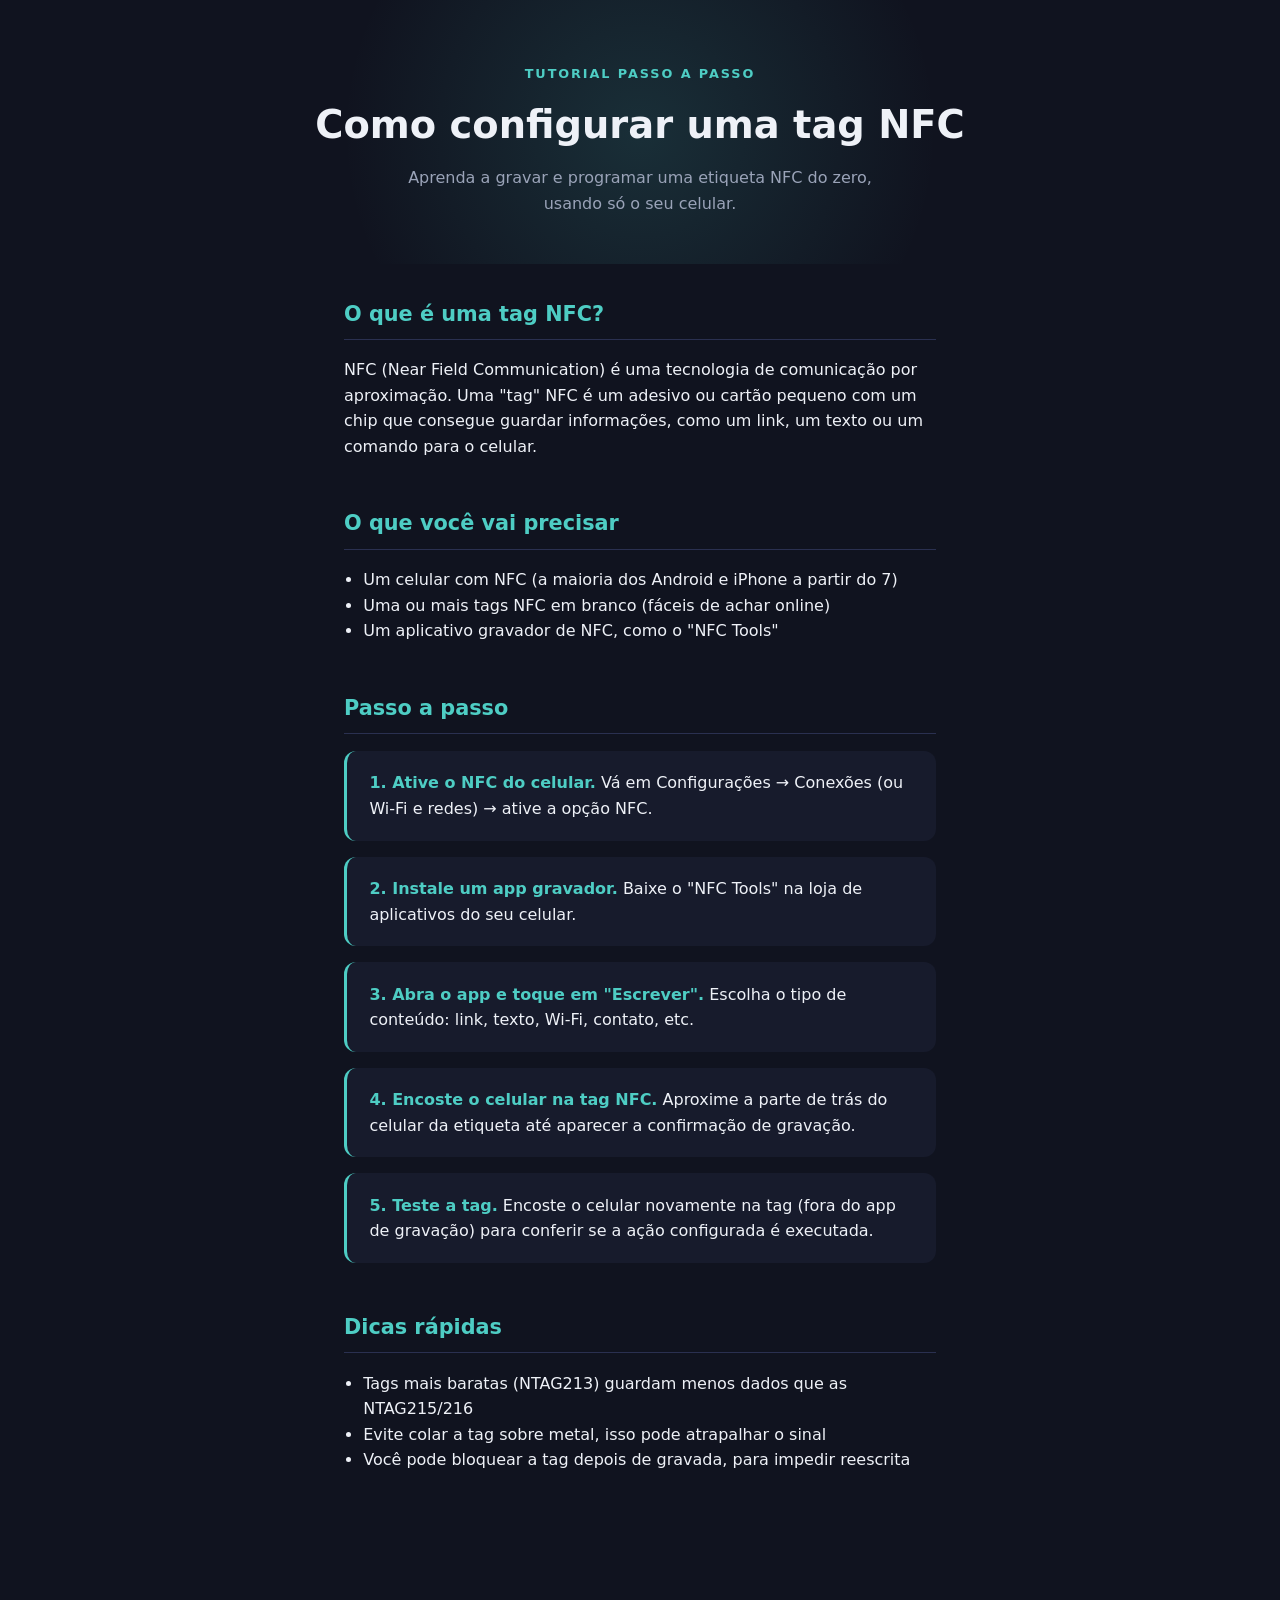
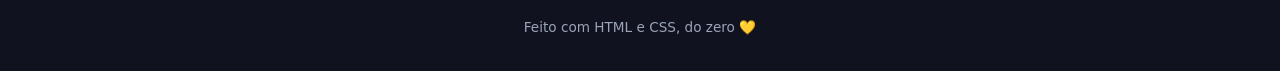
<file: Coding/index.html>
<!DOCTYPE html>
<!-- 
  Essa primeira linha diz ao navegador: "isso é um documento HTML5".
  Todo arquivo .html deveria começar assim.
-->
<html lang="pt-BR">
<!-- 
  A tag <html> é a "caixa" que contém TUDO da página.
  lang="pt-BR" avisa o navegador (e leitores de tela) que o conteúdo está em português do Brasil.
-->

<head>
  <!-- 
    O <head> guarda informações SOBRE a página (metadados),
    coisas que o usuário não vê diretamente na tela, mas que são importantes:
    título da aba, codificação de caracteres, estilo (CSS), etc.
  -->
  <meta charset="UTF-8">
  <!-- charset UTF-8 garante que acentos e "ç" apareçam certinho -->

  <meta name="viewport" content="width=device-width, initial-scale=1.0">
  <!-- essa linha faz o site se ajustar bem em celulares -->

  <title>Como configurar uma tag NFC</title>
  <!-- título que aparece na aba do navegador -->

  <style>
    /* 
      Tudo dentro de <style> é CSS: a linguagem que cuida da APARÊNCIA.
      HTML = estrutura/conteúdo. CSS = visual.
    */

    :root {
      /* :root guarda "variáveis" de cor que usamos várias vezes */
      --bg: #10131f;
      --bg-soft: #171b2c;
      --accent: #4ecdc4;
      --text: #eef1f7;
      --text-dim: #9aa3b8;
    }

    * {
      box-sizing: border-box;
      /* isso evita dor de cabeça com tamanhos de caixas somando errado */
    }

    body {
      margin: 0;
      background: var(--bg);
      color: var(--text);
      font-family: "Segoe UI", system-ui, sans-serif;
      line-height: 1.6;
    }

    header {
      padding: 4rem 1.5rem 3rem;
      text-align: center;
      position: relative;
      overflow: hidden;
    }

    header::before {
      /* isso cria os "anéis" de sinal NFC atrás do título, só decoração */
      content: "";
      position: absolute;
      top: 50%;
      left: 50%;
      width: 600px;
      height: 600px;
      transform: translate(-50%, -50%);
      border-radius: 50%;
      background: radial-gradient(circle, rgba(78,205,196,0.15) 0%, transparent 70%);
      z-index: 0;
    }

    header h1, header p {
      position: relative;
      z-index: 1;
    }

    header .eyebrow {
      color: var(--accent);
      letter-spacing: 0.15em;
      text-transform: uppercase;
      font-size: 0.8rem;
      font-weight: 600;
    }

    header h1 {
      font-size: 2.4rem;
      margin: 0.6rem 0;
    }

    header p {
      color: var(--text-dim);
      max-width: 32rem;
      margin: 0 auto;
    }

    main {
      max-width: 40rem;
      margin: 0 auto;
      padding: 1rem 1.5rem 4rem;
    }

    section {
      margin-bottom: 3rem;
    }

    h2 {
      color: var(--accent);
      font-size: 1.3rem;
      border-bottom: 1px solid #2a3050;
      padding-bottom: 0.5rem;
    }

    .passo {
      background: var(--bg-soft);
      border-radius: 12px;
      padding: 1.2rem 1.4rem;
      margin-bottom: 1rem;
      border-left: 3px solid var(--accent);
    }

    .passo strong {
      color: var(--accent);
    }

    ul {
      padding-left: 1.2rem;
    }

    footer {
      text-align: center;
      color: var(--text-dim);
      font-size: 0.85rem;
      padding: 2rem;
    }
  </style>
</head>

<body>

  <header>
    <p class="eyebrow">Tutorial passo a passo</p>
    <h1>Como configurar uma tag NFC</h1>
    <p>Aprenda a gravar e programar uma etiqueta NFC do zero, usando só o seu celular.</p>
  </header>

  <main>
    <!-- 
      O <main> marca o conteúdo PRINCIPAL da página.
      Cada <section> é um bloco de assunto separado.
    -->

    <section id="o-que-e">
      <h2>O que é uma tag NFC?</h2>
      <p>
        NFC (Near Field Communication) é uma tecnologia de comunicação por
        aproximação. Uma "tag" NFC é um adesivo ou cartão pequeno com um
        chip que consegue guardar informações, como um link, um texto ou
        um comando para o celular.
      </p>
    </section>

    <section id="materiais">
      <h2>O que você vai precisar</h2>
      <ul>
        <li>Um celular com NFC (a maioria dos Android e iPhone a partir do 7)</li>
        <li>Uma ou mais tags NFC em branco (fáceis de achar online)</li>
        <li>Um aplicativo gravador de NFC, como o "NFC Tools"</li>
      </ul>
    </section>

    <section id="passo-a-passo">
      <h2>Passo a passo</h2>

      <div class="passo">
        <strong>1. Ative o NFC do celular.</strong>
        Vá em Configurações → Conexões (ou Wi-Fi e redes) → ative a opção NFC.
      </div>

      <div class="passo">
        <strong>2. Instale um app gravador.</strong>
        Baixe o "NFC Tools" na loja de aplicativos do seu celular.
      </div>

      <div class="passo">
        <strong>3. Abra o app e toque em "Escrever".</strong>
        Escolha o tipo de conteúdo: link, texto, Wi-Fi, contato, etc.
      </div>

      <div class="passo">
        <strong>4. Encoste o celular na tag NFC.</strong>
        Aproxime a parte de trás do celular da etiqueta até aparecer a
        confirmação de gravação.
      </div>

      <div class="passo">
        <strong>5. Teste a tag.</strong>
        Encoste o celular novamente na tag (fora do app de gravação) para
        conferir se a ação configurada é executada.
      </div>
    </section>

    <section id="dicas">
      <h2>Dicas rápidas</h2>
      <ul>
        <li>Tags mais baratas (NTAG213) guardam menos dados que as NTAG215/216</li>
        <li>Evite colar a tag sobre metal, isso pode atrapalhar o sinal</li>
        <li>Você pode bloquear a tag depois de gravada, para impedir reescrita</li>
      </ul>
    </section>
  </main>

  <footer>
    Feito com HTML e CSS, do zero 💛
  </footer>

</body>
</html>
</file>
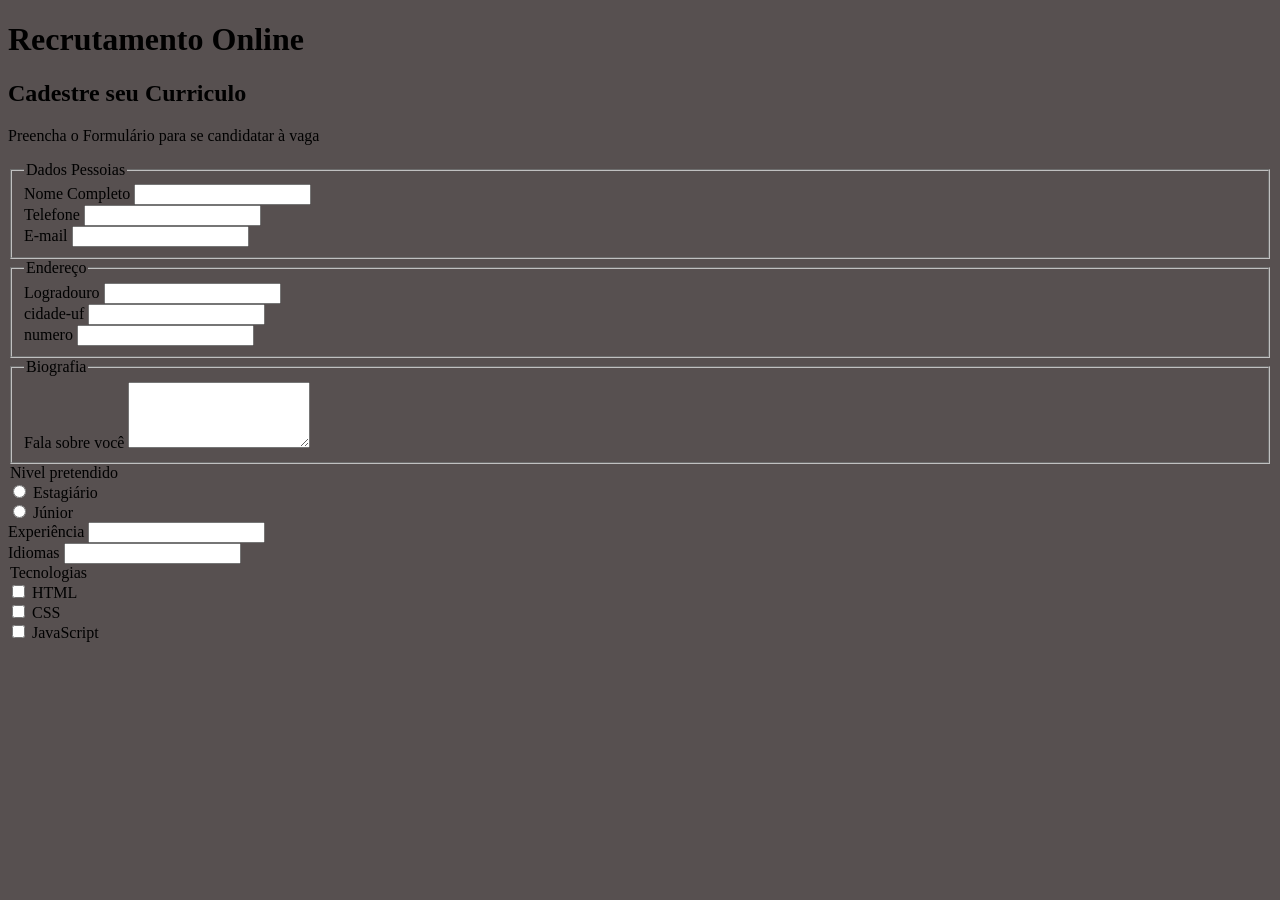
<file: Coding/Aula 3/index.html>
<!DOCTYPE html>
<html lang="pt-br">
<head>
    <title>Recrutamento Online</title>
    <meta charset="UTF-8">
    <style>
        body{
            background-color: rgb(87, 80, 80);
        }
    </style>
</head>
<body>
    <header>
        <h1>Recrutamento Online</h1>
    </header>

    <main>
        <section>
            <h2>Cadestre seu Curriculo</h2>
            <p>Preencha o Formulário  para se candidatar à vaga</p>
            <fieldset>
                <legend>Dados Pessoias</legend>
                <div>
                    <label for="nome_id">Nome Completo</label>
                    <input id="nome_id" name="nome" type="text">
                </div>

                <div>
                    <label for="telefone_id">Telefone</label>
                    <input id="telefone_id" name="Telefono" type="tel">
                </div>

                <div>
                    <label for="email_id">E-mail</label>
                    <input id="email_id" name="E-mail" type="email">
                </div>
               </fieldset>
                  <fieldset>
                     <legend>Endereço</legend>
                <div>
                    <label for="logradouro_id">Logradouro</label>
                    <input id="logradouro_id" name="Logradouro" type="text">
                </div>

                <div>
                    <label for="cidade_id">cidade-uf</label>
                    <input id="cidade_id" name="cidade" type="text">
                </div>

                   <div>
                    <label for="numero_id">numero</label>
                    <input id="numero_id" name="numero" type="number">
                </div>

            </fieldset>
              <fieldset>  
               <legend>Biografia</legend>
                  <div>
                     <label for="resumo_id">Fala sobre você</label>
                     <textarea id="resumo_id" 
                               name="resumo" 
                               rows="4"
                               ols="50"></textarea>
                  </div>
              </fieldset>
              <legend>Nivel pretendido</legend>
              <div>
               <input id="estagiario_id"
                      name="nivel"
                      type="radio"
                      value="estagiario">
               <label for="estagiario_id">Estagiário</label>
              </div>
                        <div>
               <input id="junior_id"
                      name="nivel"
                      type="radio"
                      value="junior">
               <label for="junior_id">Júnior</label>
              </div>
                  <div>
                     <label for="experiencia_id">Experiência</label>
                     <input id="experiencia_id" name="experiencia" type="text">
                  </div>
   
                  <div>
                     <label for="idiomas_id">Idiomas</label>
                     <input id="idiomas_id" name="idiomas" type="text">
                  </div> 
               </fieldset>
                  </fieldset>
                  <legend>Tecnologias</legend> 
                  <div>
                     <input id="html_id"
                            name="tecnologias"
                            type="checkbox"
                            value="html">
                     <label for="html_id">HTML</label>
                  </div>
                  <div>
                     <input id="css_id"
                            name="tecnologias"
                            type="checkbox"
                            value="css">
                     <label for="css_id">CSS</label>
                  </div>   
                  <input id="js_id"
                            name="tecnologias"
                            type="checkbox"
                            value="js">
                     <label for="js_id">JavaScript</label>
        </section>
    </main>
</body>
</html>
</file>
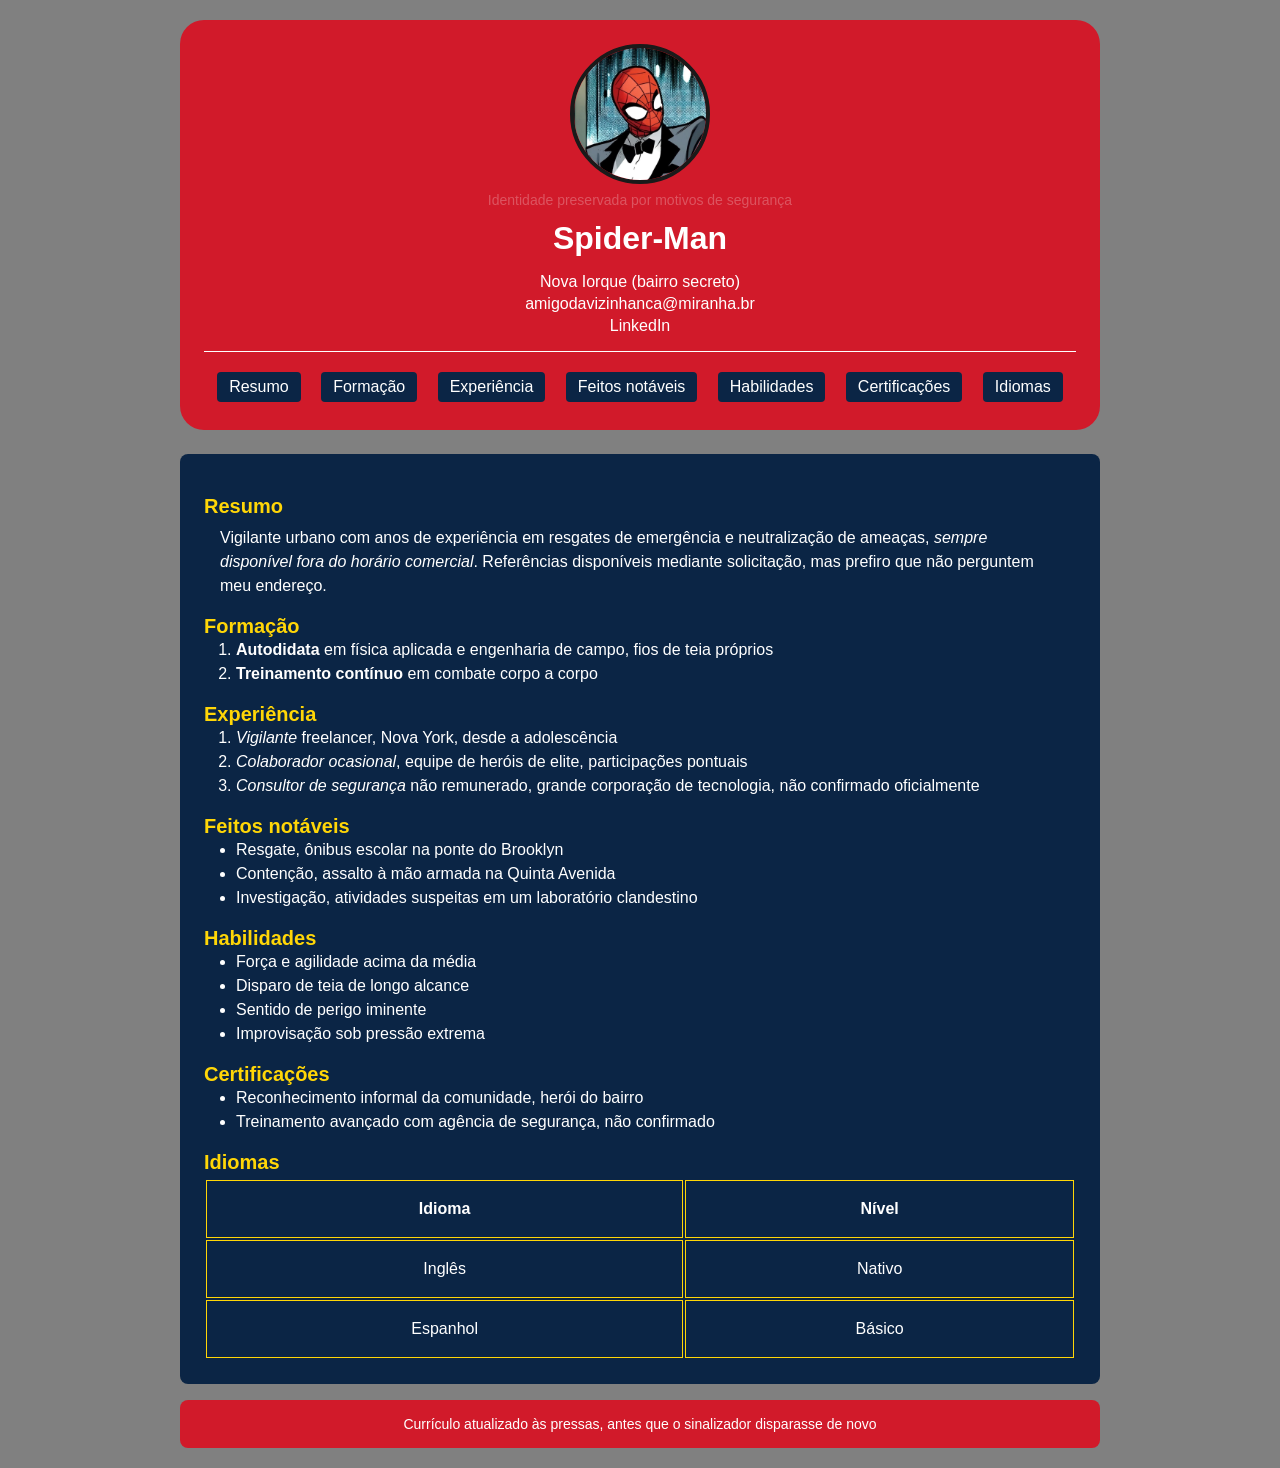
<file: Coding/Aula 5/index (1).html>
<!DOCTYPE html>
<html lang="pt-br">
<head>
  <meta charset="UTF-8" />
  <meta name="viewport" content="width=device-width, initial-scale=1.0" />
  <title>Currículo Spider-Man</title>
  <link rel="stylesheet" href="./styles/global.css">
</head>
<body>
  <header>
    <figure>
      <img src="./miranha.jpg" alt="Foto de perfil, pessoa mascarada com traje vermelho e azul" />
      <figcaption>Identidade preservada por motivos de segurança</figcaption>
    </figure>
    <h1>Spider-Man</h1>
    <div class="header-info">
      <p>Nova Iorque (bairro secreto)</p>
      <p>
        <a href="mailto:amigodavizinhanca@miranha.br">amigodavizinhanca@miranha.br</a>
      </p>
      <p>
        <a href="https://www.linkedin.com/in/miranha/">LinkedIn</a>
      </p>
      <nav>
        <ul>
          <li><a href="#resumo">Resumo</a></li>
          <li><a href="#formacao">Formação</a></li>
          <li><a href="#experiencia">Experiência</a></li>
          <li><a href="#feitos">Feitos notáveis</a></li>
          <li><a href="#habilidades">Habilidades</a></li>
          <li><a href="#certificacoes">Certificações</a></li>
          <li><a href="#idiomas">Idiomas</a></li>
        </ul>
      </nav>
    </div>
  </header>

  <main>
    <section id="resumo">
      <h2>Resumo</h2>
      <p>
        Vigilante urbano com anos de experiência em resgates de emergência e neutralização de ameaças,
        <em>sempre disponível fora do horário comercial</em>. Referências disponíveis mediante solicitação,
        mas prefiro que não perguntem meu endereço.
      </p>
    </section>

    <section id="formacao">
      <h2>Formação</h2>
      <ol>
        <li><strong>Autodidata</strong> em física aplicada e engenharia de campo, fios de teia próprios</li>
        <li><strong>Treinamento contínuo</strong> em combate corpo a corpo</li>
      </ol>
    </section>

    <section id="experiencia">
      <h2>Experiência</h2>
      <ol>
        <li><em>Vigilante</em> freelancer, Nova York, desde a adolescência</li>
        <li><em>Colaborador ocasional</em>, equipe de heróis de elite, participações pontuais</li>
        <li><em>Consultor de segurança</em> não remunerado, grande corporação de tecnologia, não confirmado oficialmente</li>
      </ol>
    </section>

    <section id="feitos">
      <h2>Feitos notáveis</h2>
      <ul>
        <li>Resgate, ônibus escolar na ponte do Brooklyn</li>
        <li>Contenção, assalto à mão armada na Quinta Avenida</li>
        <li>Investigação, atividades suspeitas em um laboratório clandestino</li>
      </ul>
    </section>

    <section id="habilidades">
      <h2>Habilidades</h2>
      <ul>
        <li>Força e agilidade acima da média</li>
        <li>Disparo de teia de longo alcance</li>
        <li>Sentido de perigo iminente</li>
        <li>Improvisação sob pressão extrema</li>
      </ul>
    </section>

    <section id="certificacoes">
      <h2>Certificações</h2>
      <ul>
        <li>Reconhecimento informal da comunidade, herói do bairro</li>
        <li>Treinamento avançado com agência de segurança, não confirmado</li>
      </ul>
    </section>

    <section id="idiomas">
      <h2>Idiomas</h2>
      <table>
        <thead>
          <tr>
            <th scope="col">Idioma</th>
            <th scope="col">Nível</th>
          </tr>
        </thead>
        <tbody>
          <tr>
            <td>Inglês</td>
            <td>Nativo</td>
          </tr>
          <tr>
            <td>Espanhol</td>
            <td>Básico</td>
          </tr>
        </tbody>
      </table>
    </section>
  </main>

  <footer>
    <p>Currículo atualizado às pressas, antes que o sinalizador disparasse de novo</p>
  </footer>
</body>

</html>
</file>
<file: Coding/Aula 5/styles/global.css>
*{
    margin: 0;
    padding: 0;
    box-sizing: border-box;
    font-family: Arial, Helvetica, sans-serif;
}

body {
    font-size: 16px;
    font-family: Arial, Helvetica, sans-serif;
    color: #1a1a1a;
    background-color: gray;
    padding: 1.25rem;
    max-width: 60rem;
    margin: auto;
}

header{
    background-color: #d11a2a;
    color: #ffffff;
    padding: 1.5rem;
    text-align: center;
    border-radius: 24px;
}

header img{
    width: 8.75rem;
    height: 8.75rem;
    border-radius: 50%;
    border: 4px solid #1a1a1a;
}

header figcaption{
    font-size: 0.875rem;
    opacity: 0.25;
    margin-top: 0.25rem;
}

header h1{
    margin-top: 0.75rem;
    font-size: 2rem;
}

.header-info{
    margin-top: 1rem;
}

header p{
    margin-top: 0.25rem;
}
header a{
    color: inherit;
    text-decoration: none;
}

header a:hover{
    opacity: 0.8;
    cursor: pointer;
    color: #ffd607;
    transition: 0.8s;
}

nav{
    margin-top: 1rem;
    padding-top: 1rem;
    border-top: 0.0825rem solid rgb(255, 255, 255);
}

nav ul{
    list-style: none;
}

nav li{
    display: inline-block;
    margin: 0.25rem 0.5rem;
}

nav a{
    display: inline-block;
    background-color: #0b2545;
    padding: 0.375rem 0.75rem;
    border-radius: 0.25rem;
}

main{
    margin-top: 1.5rem;
    padding: 1.5rem;
    color: #ffffff;
    background-color: #0b2545;
    border-radius: 0.5rem;
}

section{
    margin-top: 1rem;
    line-height: 1.5rem;
}

section h2{
    color: #ffd607;
    font-size: 1.25rem;
}

section p{
    margin: 0.5rem 1rem;
}

section ul, section ol{
    margin-left: 1rem;
    padding-left: 1rem;
}

table{
    width: 100%;
    margin-top: 0.25rem;
    border-radius: 0.66rem;
}

table th, table td{
    padding: 1rem;
    text-align: center;
    /* border-right: 0.05rem solid #ffd607;
    border-bottom: 0.05rem solid #ffd607; */
    border: 0.05rem solid #ffd607;
    border-color: #ffd607;
}

/* table th:last-child, table td:last-child{
    border-right: none;
}

table tr:last-child td{
    border-bottom: none;
} */

footer{
    margin-top: 1rem;
    font-size: 0.875rem;
    text-align: center;
    color: #ffffff;
    background-color: #d11a2a;
    padding: 1rem;
    border-radius: 0.5rem;
}
</file>
